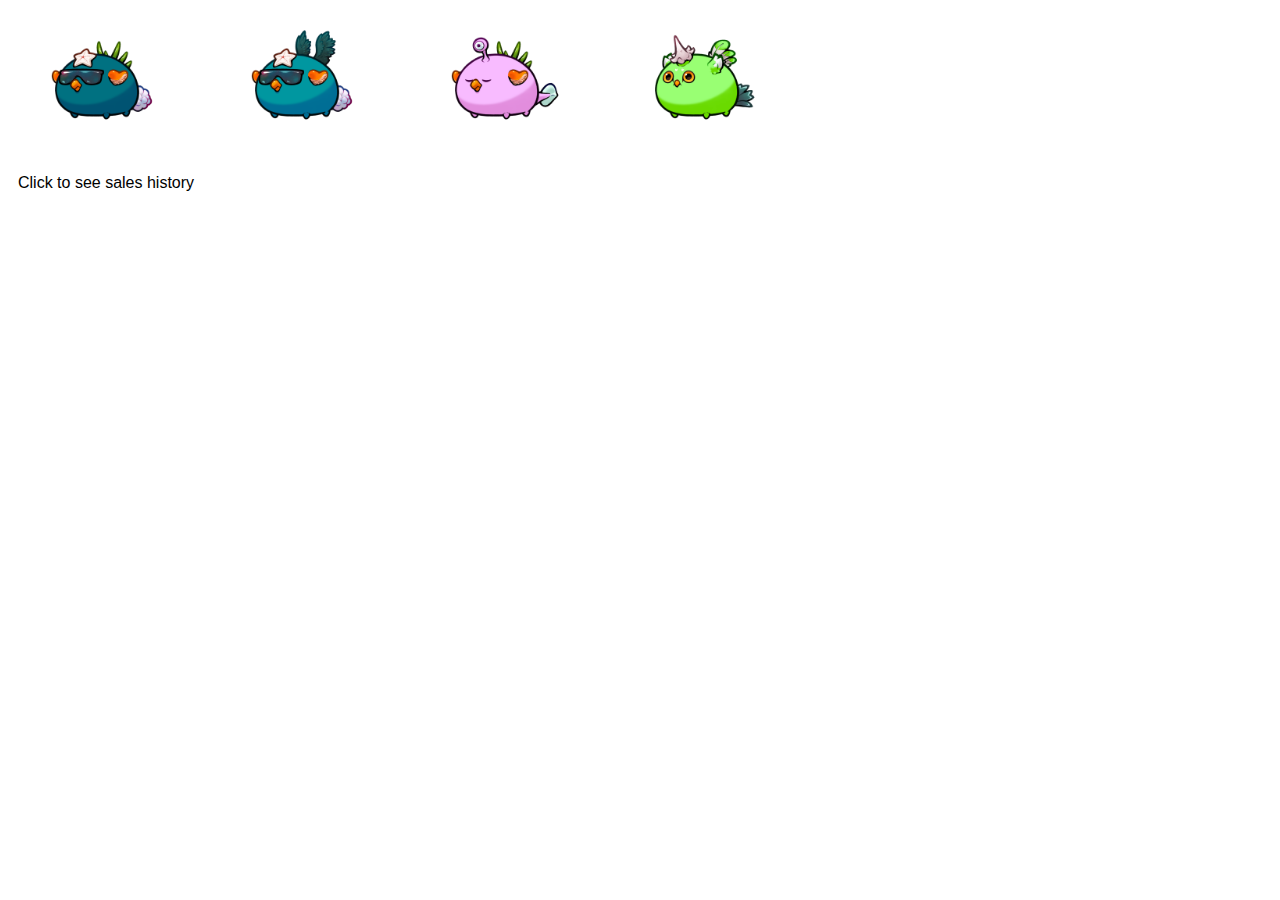
<file: index.html>
<html><head><title>V3 Price History</title><link rel='stylesheet' type='text/css' href='styles.css'></head><body>
<div style='display: flex;'>
<a href='doubletalk,neo,shoal star,inkling,garish worm,cottontail.html'><img src='data\doubletalk,neo,shoal star,inkling,garish worm,cottontail\1_axie_image.png' alt='doubletalk,neo,shoal star,inkling,garish worm,cottontail' class='thumbnail-button'></a>
<a href='doubletalk,neo,shoal star,inkling,raven,cottontail.html'><img src='data\doubletalk,neo,shoal star,inkling,raven,cottontail\1_axie_image.png' alt='doubletalk,neo,shoal star,inkling,raven,cottontail' class='thumbnail-button'></a>
<a href='doubletalk,papi,parasite,inkling,garish worm,tadpole.html'><img src='data\doubletalk,papi,parasite,inkling,garish worm,tadpole\1_axie_image.png' alt='doubletalk,papi,parasite,inkling,garish worm,tadpole' class='thumbnail-button'></a>
<a href='little owl,little owl,feather spear,owl,tri feather,feather fan.html'><img src='data\little owl,little owl,feather spear,owl,tri feather,feather fan\1_axie_image.png' alt='little owl,little owl,feather spear,owl,tri feather,feather fan' class='thumbnail-button'></a>
</div>
<p class="gallery-text">Click to see sales history</p></body></html>
</file>
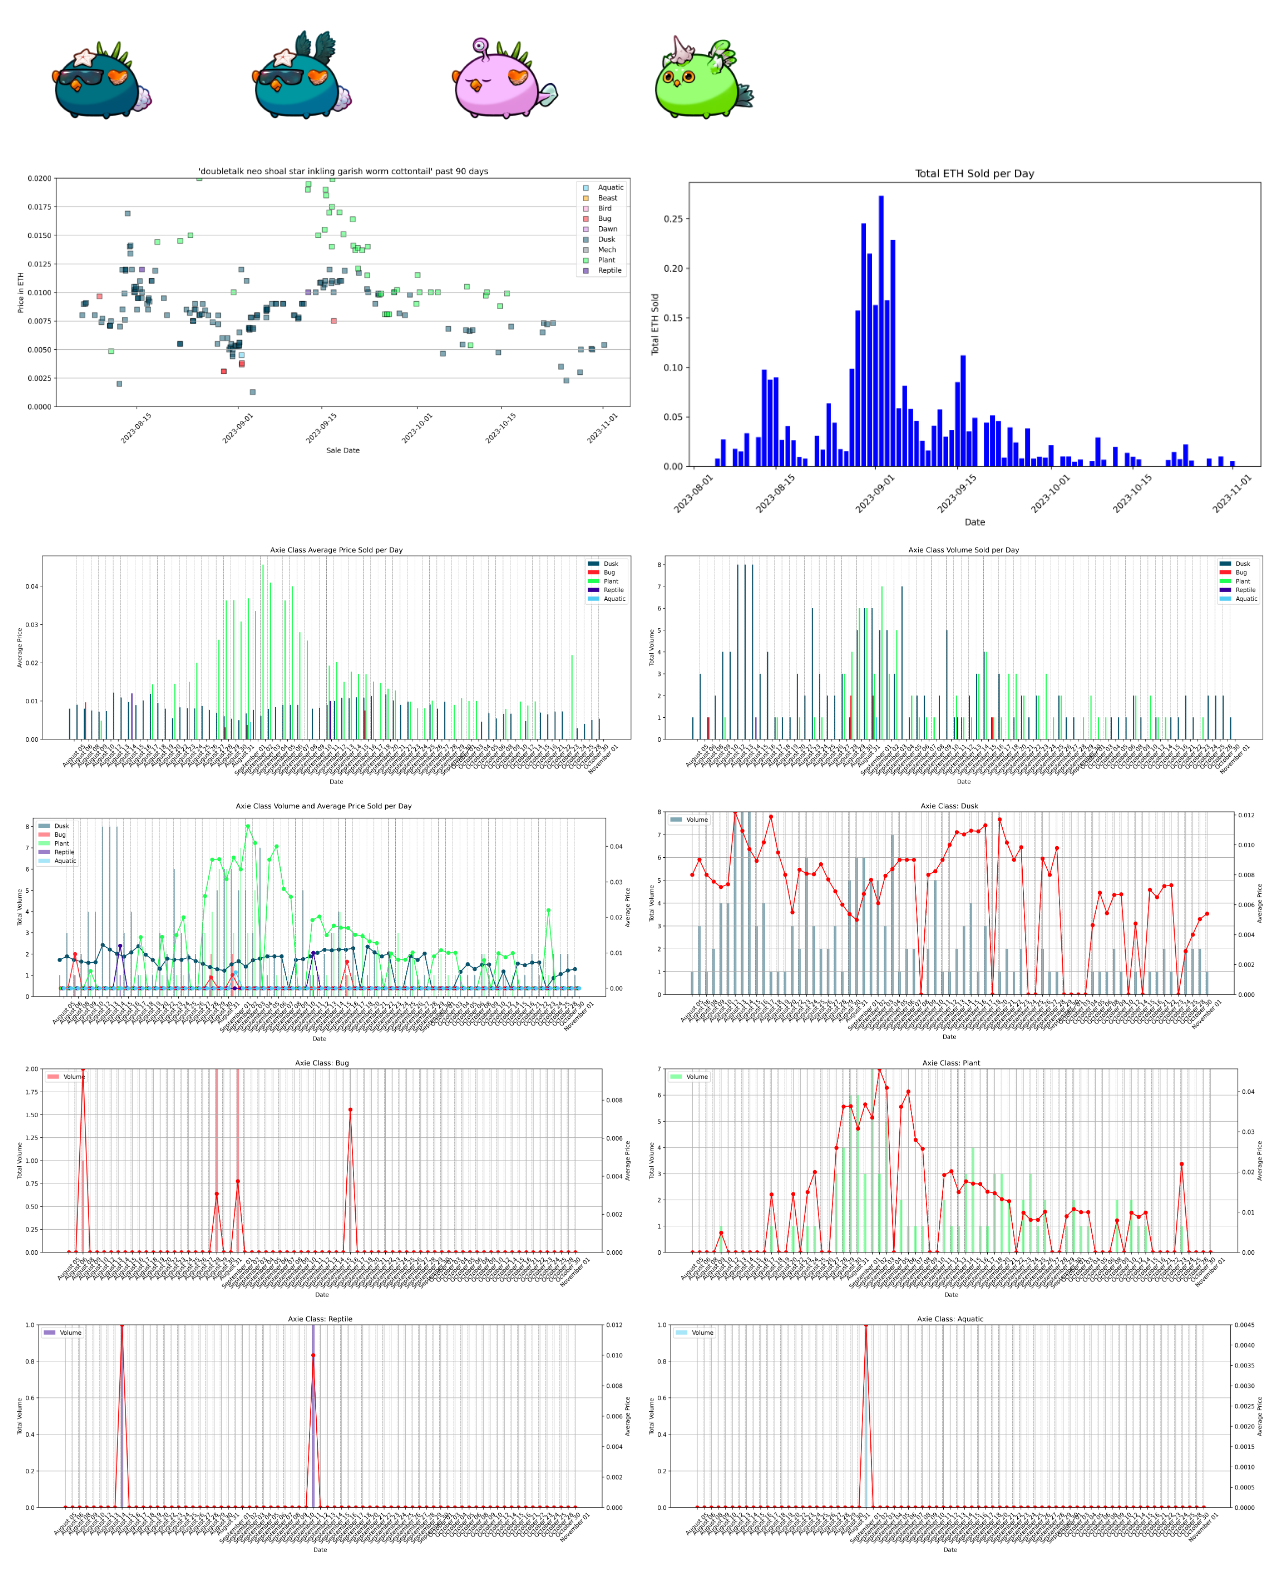
<file: doubletalk,neo,shoal star,inkling,garish worm,cottontail.html>
<html><head><title>V3 Price History</title><link rel='stylesheet' type='text/css' href='styles.css'></head><body>
<div style='display: flex;'>
<a href='doubletalk,neo,shoal star,inkling,garish worm,cottontail.html'><img src='data\doubletalk,neo,shoal star,inkling,garish worm,cottontail\1_axie_image.png' alt='doubletalk,neo,shoal star,inkling,garish worm,cottontail' class='thumbnail-button'></a>
<a href='doubletalk,neo,shoal star,inkling,raven,cottontail.html'><img src='data\doubletalk,neo,shoal star,inkling,raven,cottontail\1_axie_image.png' alt='doubletalk,neo,shoal star,inkling,raven,cottontail' class='thumbnail-button'></a>
<a href='doubletalk,papi,parasite,inkling,garish worm,tadpole.html'><img src='data\doubletalk,papi,parasite,inkling,garish worm,tadpole\1_axie_image.png' alt='doubletalk,papi,parasite,inkling,garish worm,tadpole' class='thumbnail-button'></a>
<a href='little owl,little owl,feather spear,owl,tri feather,feather fan.html'><img src='data\little owl,little owl,feather spear,owl,tri feather,feather fan\1_axie_image.png' alt='little owl,little owl,feather spear,owl,tri feather,feather fan' class='thumbnail-button'></a>
</div>
</body></html><html><head><title>Images</title></head><body>
<div style='display: flex; flex-wrap: wrap;'>
<div style='flex: 0 0 calc(50% - 10px); margin: 5px;'>
<img src='data\doubletalk,neo,shoal star,inkling,garish worm,cottontail\2_scatterPrice.png' alt='2_scatterPrice.png' style='max-width: 100%;'>
</div>
<div style='flex: 0 0 calc(50% - 10px); margin: 5px;'>
<img src='data\doubletalk,neo,shoal star,inkling,garish worm,cottontail\3_barOverallVolume.png' alt='3_barOverallVolume.png' style='max-width: 100%;'>
</div>
<div style='flex: 0 0 calc(50% - 10px); margin: 5px;'>
<img src='data\doubletalk,neo,shoal star,inkling,garish worm,cottontail\4_barClassPrice.png' alt='4_barClassPrice.png' style='max-width: 100%;'>
</div>
<div style='flex: 0 0 calc(50% - 10px); margin: 5px;'>
<img src='data\doubletalk,neo,shoal star,inkling,garish worm,cottontail\5_barClassVolume.png' alt='5_barClassVolume.png' style='max-width: 100%;'>
</div>
<div style='flex: 0 0 calc(50% - 10px); margin: 5px;'>
<img src='data\doubletalk,neo,shoal star,inkling,garish worm,cottontail\6_overlay.png' alt='6_overlay.png' style='max-width: 100%;'>
</div>
<div style='flex: 0 0 calc(50% - 10px); margin: 5px;'>
<img src='data\doubletalk,neo,shoal star,inkling,garish worm,cottontail\990_Dusk.png' alt='990_Dusk.png' style='max-width: 100%;'>
</div>
<div style='flex: 0 0 calc(50% - 10px); margin: 5px;'>
<img src='data\doubletalk,neo,shoal star,inkling,garish worm,cottontail\991_Bug.png' alt='991_Bug.png' style='max-width: 100%;'>
</div>
<div style='flex: 0 0 calc(50% - 10px); margin: 5px;'>
<img src='data\doubletalk,neo,shoal star,inkling,garish worm,cottontail\992_Plant.png' alt='992_Plant.png' style='max-width: 100%;'>
</div>
<div style='flex: 0 0 calc(50% - 10px); margin: 5px;'>
<img src='data\doubletalk,neo,shoal star,inkling,garish worm,cottontail\993_Reptile.png' alt='993_Reptile.png' style='max-width: 100%;'>
</div>
<div style='flex: 0 0 calc(50% - 10px); margin: 5px;'>
<img src='data\doubletalk,neo,shoal star,inkling,garish worm,cottontail\994_Aquatic.png' alt='994_Aquatic.png' style='max-width: 100%;'>
</div>
</div>
</body></html>
</file>
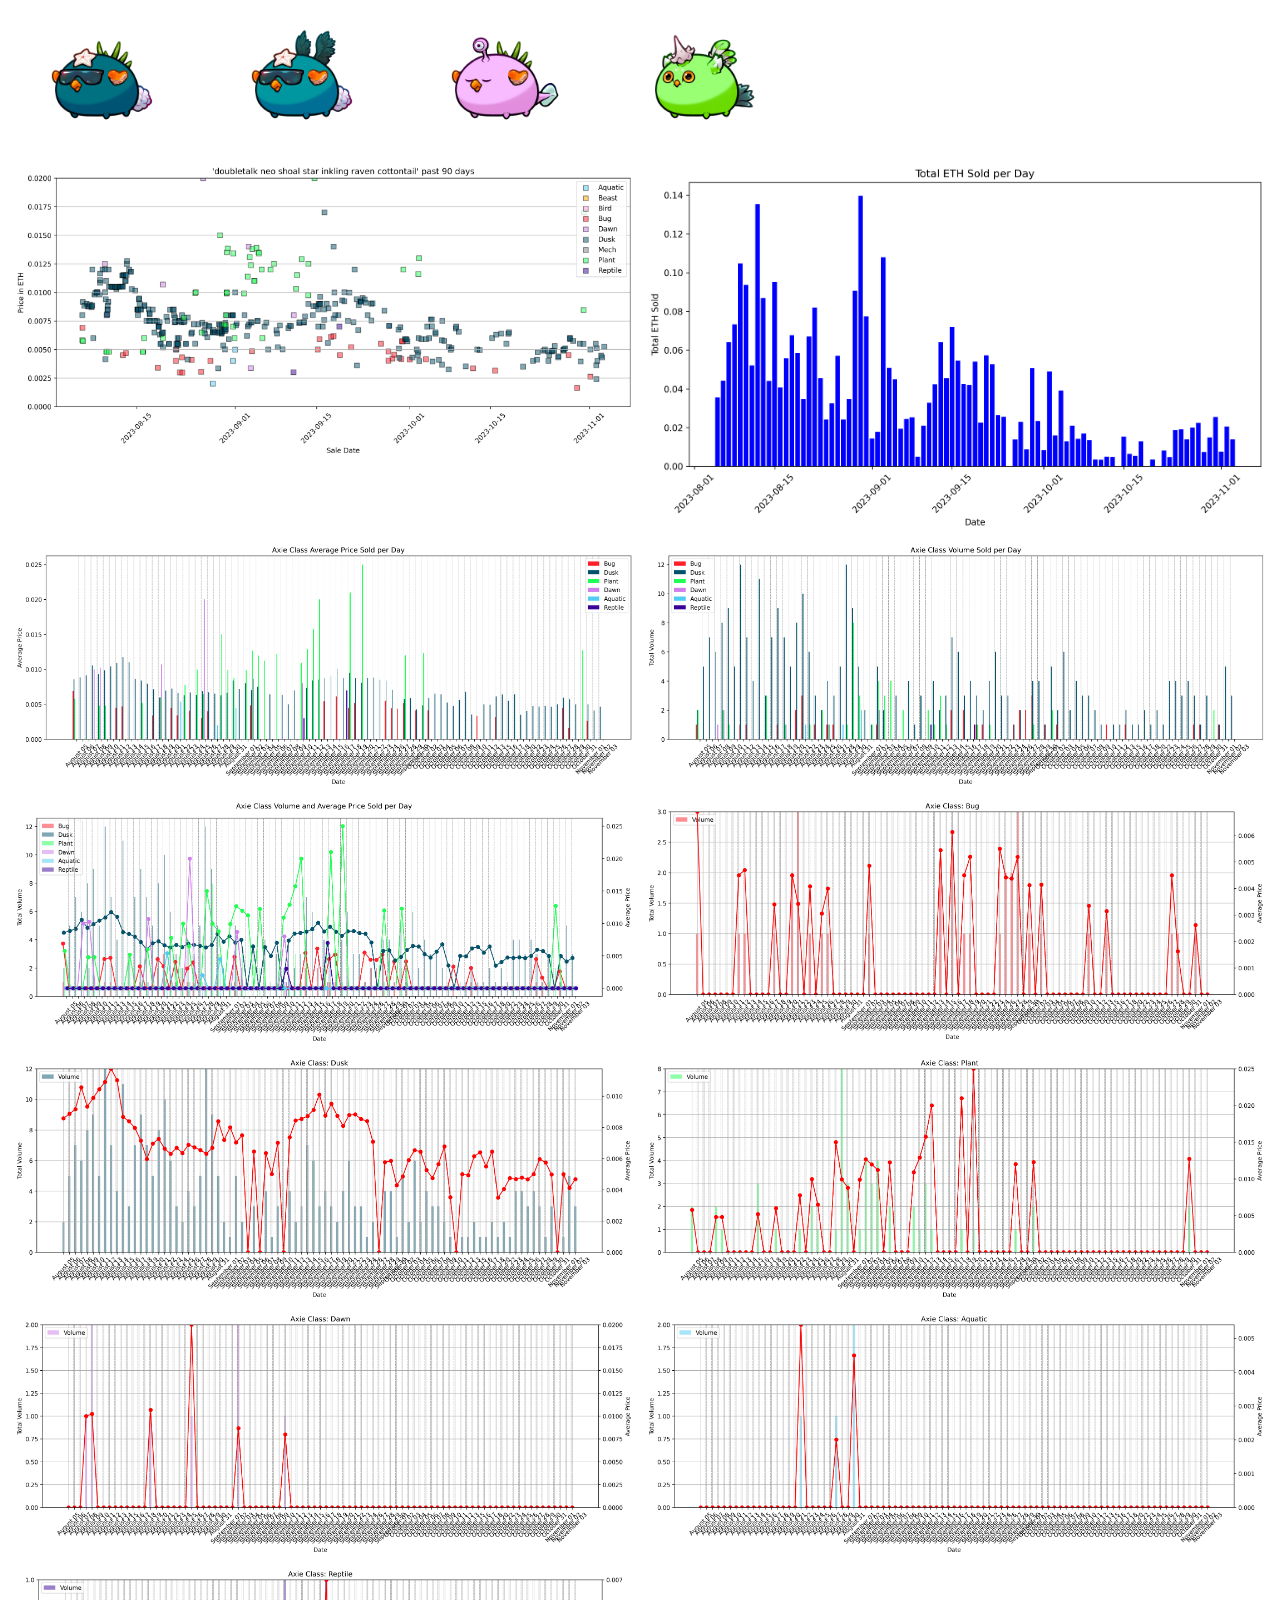
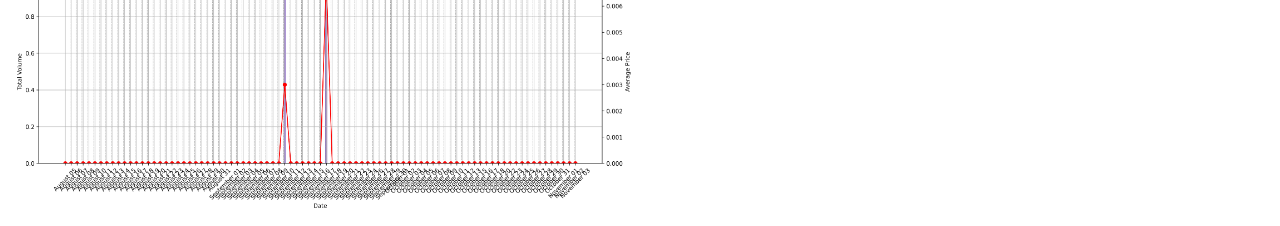
<file: doubletalk,neo,shoal star,inkling,raven,cottontail.html>
<html><head><title>V3 Price History</title><link rel='stylesheet' type='text/css' href='styles.css'></head><body>
<div style='display: flex;'>
<a href='doubletalk,neo,shoal star,inkling,garish worm,cottontail.html'><img src='data\doubletalk,neo,shoal star,inkling,garish worm,cottontail\1_axie_image.png' alt='doubletalk,neo,shoal star,inkling,garish worm,cottontail' class='thumbnail-button'></a>
<a href='doubletalk,neo,shoal star,inkling,raven,cottontail.html'><img src='data\doubletalk,neo,shoal star,inkling,raven,cottontail\1_axie_image.png' alt='doubletalk,neo,shoal star,inkling,raven,cottontail' class='thumbnail-button'></a>
<a href='doubletalk,papi,parasite,inkling,garish worm,tadpole.html'><img src='data\doubletalk,papi,parasite,inkling,garish worm,tadpole\1_axie_image.png' alt='doubletalk,papi,parasite,inkling,garish worm,tadpole' class='thumbnail-button'></a>
<a href='little owl,little owl,feather spear,owl,tri feather,feather fan.html'><img src='data\little owl,little owl,feather spear,owl,tri feather,feather fan\1_axie_image.png' alt='little owl,little owl,feather spear,owl,tri feather,feather fan' class='thumbnail-button'></a>
</div>
</body></html><html><head><title>Images</title></head><body>
<div style='display: flex; flex-wrap: wrap;'>
<div style='flex: 0 0 calc(50% - 10px); margin: 5px;'>
<img src='data\doubletalk,neo,shoal star,inkling,raven,cottontail\2_scatterPrice.png' alt='2_scatterPrice.png' style='max-width: 100%;'>
</div>
<div style='flex: 0 0 calc(50% - 10px); margin: 5px;'>
<img src='data\doubletalk,neo,shoal star,inkling,raven,cottontail\3_barOverallVolume.png' alt='3_barOverallVolume.png' style='max-width: 100%;'>
</div>
<div style='flex: 0 0 calc(50% - 10px); margin: 5px;'>
<img src='data\doubletalk,neo,shoal star,inkling,raven,cottontail\4_barClassPrice.png' alt='4_barClassPrice.png' style='max-width: 100%;'>
</div>
<div style='flex: 0 0 calc(50% - 10px); margin: 5px;'>
<img src='data\doubletalk,neo,shoal star,inkling,raven,cottontail\5_barClassVolume.png' alt='5_barClassVolume.png' style='max-width: 100%;'>
</div>
<div style='flex: 0 0 calc(50% - 10px); margin: 5px;'>
<img src='data\doubletalk,neo,shoal star,inkling,raven,cottontail\6_overlay.png' alt='6_overlay.png' style='max-width: 100%;'>
</div>
<div style='flex: 0 0 calc(50% - 10px); margin: 5px;'>
<img src='data\doubletalk,neo,shoal star,inkling,raven,cottontail\990_Bug.png' alt='990_Bug.png' style='max-width: 100%;'>
</div>
<div style='flex: 0 0 calc(50% - 10px); margin: 5px;'>
<img src='data\doubletalk,neo,shoal star,inkling,raven,cottontail\991_Dusk.png' alt='991_Dusk.png' style='max-width: 100%;'>
</div>
<div style='flex: 0 0 calc(50% - 10px); margin: 5px;'>
<img src='data\doubletalk,neo,shoal star,inkling,raven,cottontail\992_Plant.png' alt='992_Plant.png' style='max-width: 100%;'>
</div>
<div style='flex: 0 0 calc(50% - 10px); margin: 5px;'>
<img src='data\doubletalk,neo,shoal star,inkling,raven,cottontail\993_Dawn.png' alt='993_Dawn.png' style='max-width: 100%;'>
</div>
<div style='flex: 0 0 calc(50% - 10px); margin: 5px;'>
<img src='data\doubletalk,neo,shoal star,inkling,raven,cottontail\994_Aquatic.png' alt='994_Aquatic.png' style='max-width: 100%;'>
</div>
<div style='flex: 0 0 calc(50% - 10px); margin: 5px;'>
<img src='data\doubletalk,neo,shoal star,inkling,raven,cottontail\995_Reptile.png' alt='995_Reptile.png' style='max-width: 100%;'>
</div>
</div>
</body></html>
</file>
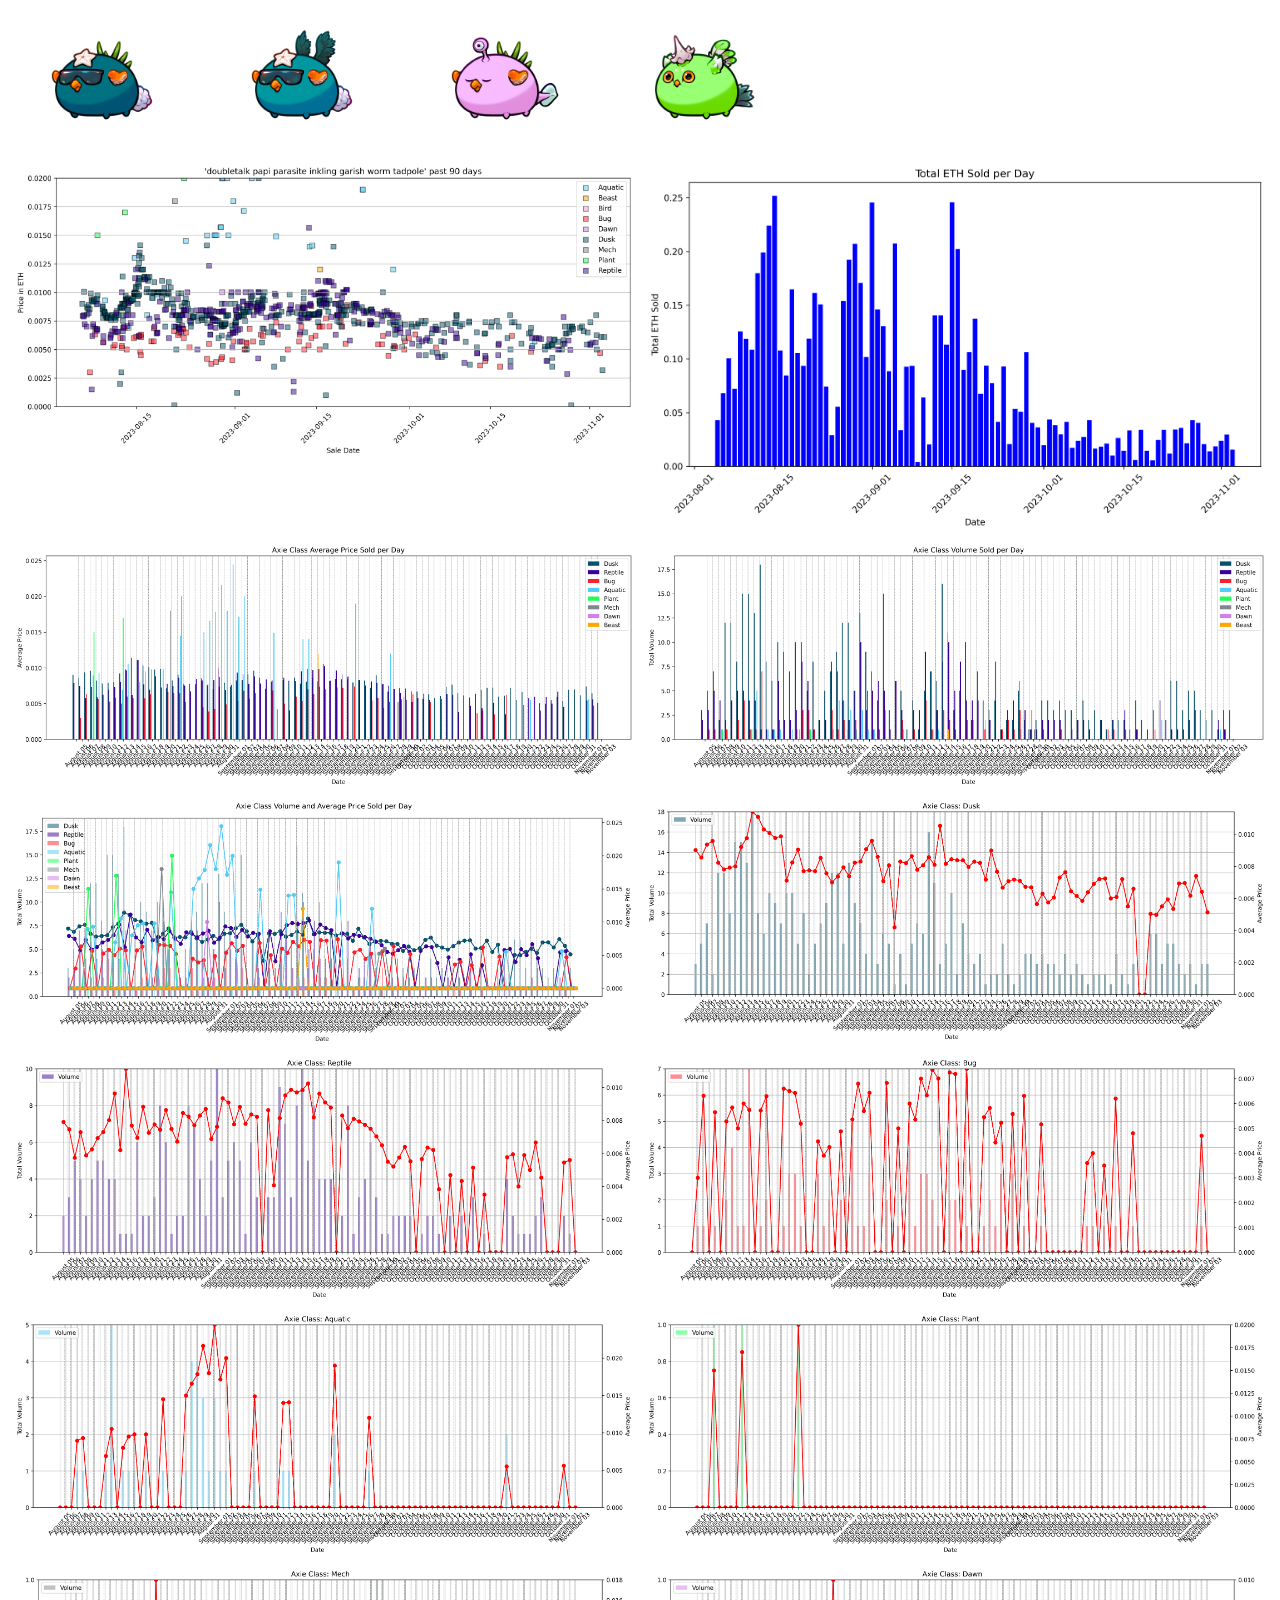
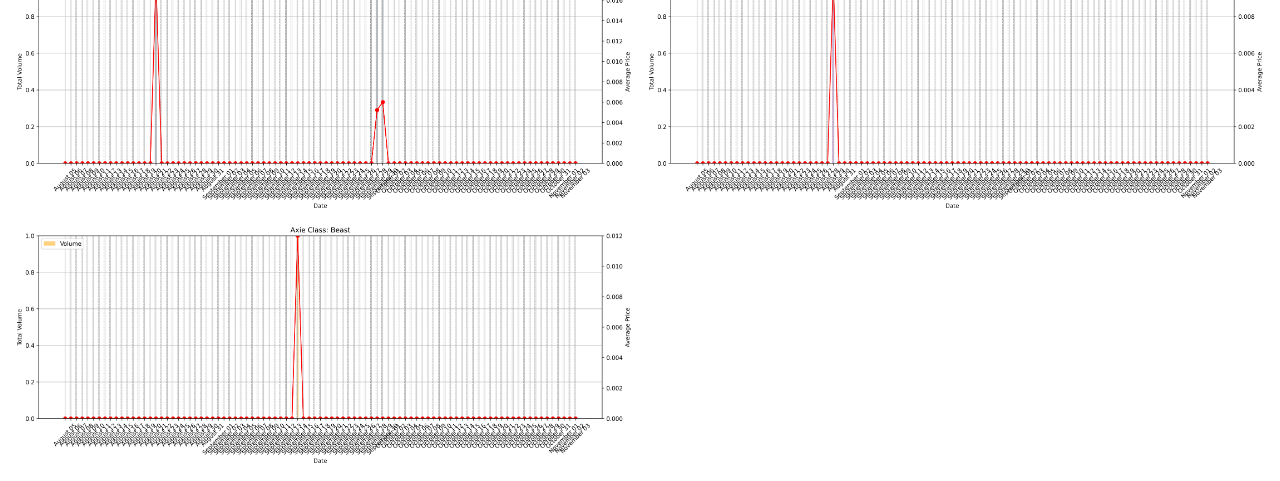
<file: doubletalk,papi,parasite,inkling,garish worm,tadpole.html>
<html><head><title>V3 Price History</title><link rel='stylesheet' type='text/css' href='styles.css'></head><body>
<div style='display: flex;'>
<a href='doubletalk,neo,shoal star,inkling,garish worm,cottontail.html'><img src='data\doubletalk,neo,shoal star,inkling,garish worm,cottontail\1_axie_image.png' alt='doubletalk,neo,shoal star,inkling,garish worm,cottontail' class='thumbnail-button'></a>
<a href='doubletalk,neo,shoal star,inkling,raven,cottontail.html'><img src='data\doubletalk,neo,shoal star,inkling,raven,cottontail\1_axie_image.png' alt='doubletalk,neo,shoal star,inkling,raven,cottontail' class='thumbnail-button'></a>
<a href='doubletalk,papi,parasite,inkling,garish worm,tadpole.html'><img src='data\doubletalk,papi,parasite,inkling,garish worm,tadpole\1_axie_image.png' alt='doubletalk,papi,parasite,inkling,garish worm,tadpole' class='thumbnail-button'></a>
<a href='little owl,little owl,feather spear,owl,tri feather,feather fan.html'><img src='data\little owl,little owl,feather spear,owl,tri feather,feather fan\1_axie_image.png' alt='little owl,little owl,feather spear,owl,tri feather,feather fan' class='thumbnail-button'></a>
</div>
</body></html><html><head><title>Images</title></head><body>
<div style='display: flex; flex-wrap: wrap;'>
<div style='flex: 0 0 calc(50% - 10px); margin: 5px;'>
<img src='data\doubletalk,papi,parasite,inkling,garish worm,tadpole\2_scatterPrice.png' alt='2_scatterPrice.png' style='max-width: 100%;'>
</div>
<div style='flex: 0 0 calc(50% - 10px); margin: 5px;'>
<img src='data\doubletalk,papi,parasite,inkling,garish worm,tadpole\3_barOverallVolume.png' alt='3_barOverallVolume.png' style='max-width: 100%;'>
</div>
<div style='flex: 0 0 calc(50% - 10px); margin: 5px;'>
<img src='data\doubletalk,papi,parasite,inkling,garish worm,tadpole\4_barClassPrice.png' alt='4_barClassPrice.png' style='max-width: 100%;'>
</div>
<div style='flex: 0 0 calc(50% - 10px); margin: 5px;'>
<img src='data\doubletalk,papi,parasite,inkling,garish worm,tadpole\5_barClassVolume.png' alt='5_barClassVolume.png' style='max-width: 100%;'>
</div>
<div style='flex: 0 0 calc(50% - 10px); margin: 5px;'>
<img src='data\doubletalk,papi,parasite,inkling,garish worm,tadpole\6_overlay.png' alt='6_overlay.png' style='max-width: 100%;'>
</div>
<div style='flex: 0 0 calc(50% - 10px); margin: 5px;'>
<img src='data\doubletalk,papi,parasite,inkling,garish worm,tadpole\990_Dusk.png' alt='990_Dusk.png' style='max-width: 100%;'>
</div>
<div style='flex: 0 0 calc(50% - 10px); margin: 5px;'>
<img src='data\doubletalk,papi,parasite,inkling,garish worm,tadpole\991_Reptile.png' alt='991_Reptile.png' style='max-width: 100%;'>
</div>
<div style='flex: 0 0 calc(50% - 10px); margin: 5px;'>
<img src='data\doubletalk,papi,parasite,inkling,garish worm,tadpole\992_Bug.png' alt='992_Bug.png' style='max-width: 100%;'>
</div>
<div style='flex: 0 0 calc(50% - 10px); margin: 5px;'>
<img src='data\doubletalk,papi,parasite,inkling,garish worm,tadpole\993_Aquatic.png' alt='993_Aquatic.png' style='max-width: 100%;'>
</div>
<div style='flex: 0 0 calc(50% - 10px); margin: 5px;'>
<img src='data\doubletalk,papi,parasite,inkling,garish worm,tadpole\994_Plant.png' alt='994_Plant.png' style='max-width: 100%;'>
</div>
<div style='flex: 0 0 calc(50% - 10px); margin: 5px;'>
<img src='data\doubletalk,papi,parasite,inkling,garish worm,tadpole\995_Mech.png' alt='995_Mech.png' style='max-width: 100%;'>
</div>
<div style='flex: 0 0 calc(50% - 10px); margin: 5px;'>
<img src='data\doubletalk,papi,parasite,inkling,garish worm,tadpole\996_Dawn.png' alt='996_Dawn.png' style='max-width: 100%;'>
</div>
<div style='flex: 0 0 calc(50% - 10px); margin: 5px;'>
<img src='data\doubletalk,papi,parasite,inkling,garish worm,tadpole\997_Beast.png' alt='997_Beast.png' style='max-width: 100%;'>
</div>
</div>
</body></html>
</file>
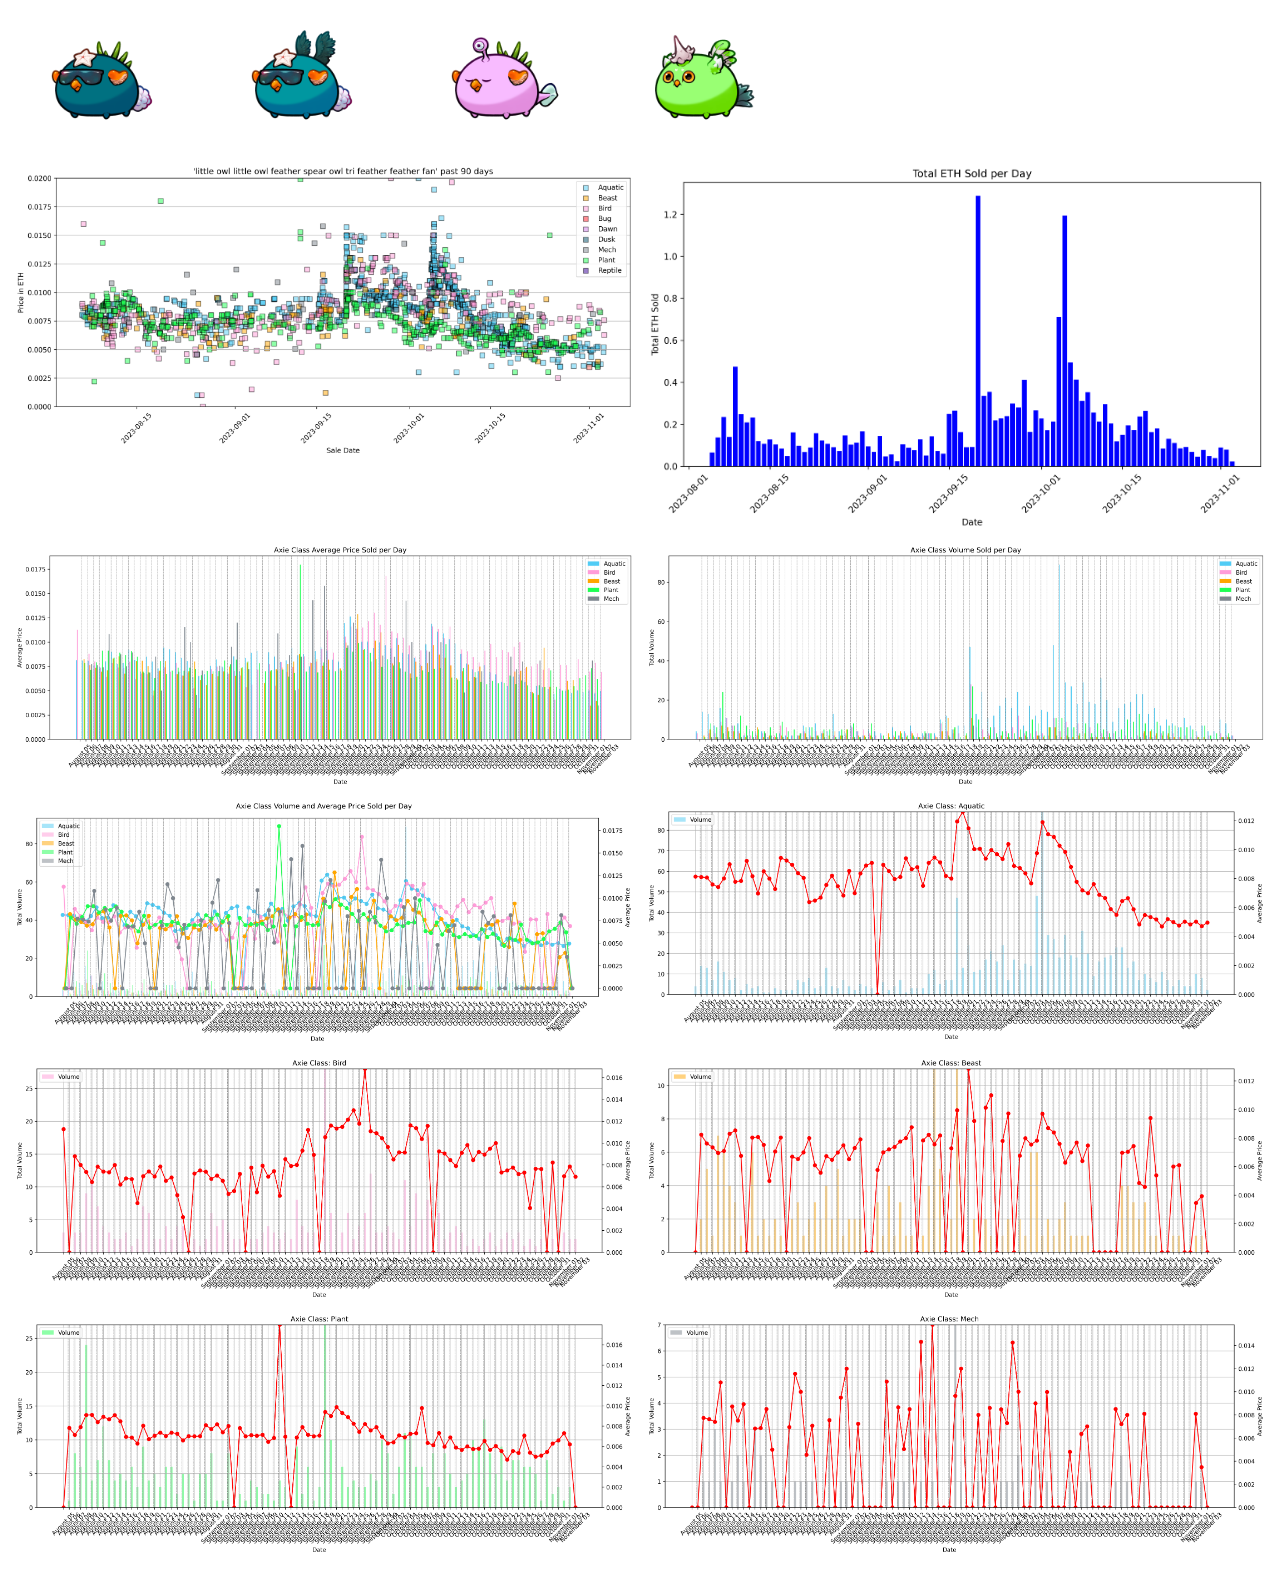
<file: little owl,little owl,feather spear,owl,tri feather,feather fan.html>
<html><head><title>V3 Price History</title><link rel='stylesheet' type='text/css' href='styles.css'></head><body>
<div style='display: flex;'>
<a href='doubletalk,neo,shoal star,inkling,garish worm,cottontail.html'><img src='data\doubletalk,neo,shoal star,inkling,garish worm,cottontail\1_axie_image.png' alt='doubletalk,neo,shoal star,inkling,garish worm,cottontail' class='thumbnail-button'></a>
<a href='doubletalk,neo,shoal star,inkling,raven,cottontail.html'><img src='data\doubletalk,neo,shoal star,inkling,raven,cottontail\1_axie_image.png' alt='doubletalk,neo,shoal star,inkling,raven,cottontail' class='thumbnail-button'></a>
<a href='doubletalk,papi,parasite,inkling,garish worm,tadpole.html'><img src='data\doubletalk,papi,parasite,inkling,garish worm,tadpole\1_axie_image.png' alt='doubletalk,papi,parasite,inkling,garish worm,tadpole' class='thumbnail-button'></a>
<a href='little owl,little owl,feather spear,owl,tri feather,feather fan.html'><img src='data\little owl,little owl,feather spear,owl,tri feather,feather fan\1_axie_image.png' alt='little owl,little owl,feather spear,owl,tri feather,feather fan' class='thumbnail-button'></a>
</div>
</body></html><html><head><title>Images</title></head><body>
<div style='display: flex; flex-wrap: wrap;'>
<div style='flex: 0 0 calc(50% - 10px); margin: 5px;'>
<img src='data\little owl,little owl,feather spear,owl,tri feather,feather fan\2_scatterPrice.png' alt='2_scatterPrice.png' style='max-width: 100%;'>
</div>
<div style='flex: 0 0 calc(50% - 10px); margin: 5px;'>
<img src='data\little owl,little owl,feather spear,owl,tri feather,feather fan\3_barOverallVolume.png' alt='3_barOverallVolume.png' style='max-width: 100%;'>
</div>
<div style='flex: 0 0 calc(50% - 10px); margin: 5px;'>
<img src='data\little owl,little owl,feather spear,owl,tri feather,feather fan\4_barClassPrice.png' alt='4_barClassPrice.png' style='max-width: 100%;'>
</div>
<div style='flex: 0 0 calc(50% - 10px); margin: 5px;'>
<img src='data\little owl,little owl,feather spear,owl,tri feather,feather fan\5_barClassVolume.png' alt='5_barClassVolume.png' style='max-width: 100%;'>
</div>
<div style='flex: 0 0 calc(50% - 10px); margin: 5px;'>
<img src='data\little owl,little owl,feather spear,owl,tri feather,feather fan\6_overlay.png' alt='6_overlay.png' style='max-width: 100%;'>
</div>
<div style='flex: 0 0 calc(50% - 10px); margin: 5px;'>
<img src='data\little owl,little owl,feather spear,owl,tri feather,feather fan\990_Aquatic.png' alt='990_Aquatic.png' style='max-width: 100%;'>
</div>
<div style='flex: 0 0 calc(50% - 10px); margin: 5px;'>
<img src='data\little owl,little owl,feather spear,owl,tri feather,feather fan\991_Bird.png' alt='991_Bird.png' style='max-width: 100%;'>
</div>
<div style='flex: 0 0 calc(50% - 10px); margin: 5px;'>
<img src='data\little owl,little owl,feather spear,owl,tri feather,feather fan\992_Beast.png' alt='992_Beast.png' style='max-width: 100%;'>
</div>
<div style='flex: 0 0 calc(50% - 10px); margin: 5px;'>
<img src='data\little owl,little owl,feather spear,owl,tri feather,feather fan\993_Plant.png' alt='993_Plant.png' style='max-width: 100%;'>
</div>
<div style='flex: 0 0 calc(50% - 10px); margin: 5px;'>
<img src='data\little owl,little owl,feather spear,owl,tri feather,feather fan\994_Mech.png' alt='994_Mech.png' style='max-width: 100%;'>
</div>
</div>
</body></html>
</file>
<file: styles.css>
/* styles.css */
.thumbnail-button {
    height: 150px; /* Adjust this to your preferred height */
    width: auto;
    transition: transform 0.2s, filter 0.2s, background-color 0.2s;
}

.thumbnail-button:hover {
    transform: scale(1.01); /* Increase the size on hover */
    filter: brightness(0.99); /* Darken the image on hover */
}

.thumbnail-button:active {
    transform: scale(0.9); /* Decrease the size when clicked */
    filter: brightness(1); /* Reset the brightness when clicked */
    background-color: #333; /* Set the background color to a dark color when clicked */
}

p.gallery-text {
    font-family: 'Arial', sans-serif;
    text-align: left;
    margin-left: 10px; /* Adjust the left margin as needed */
  }
</file>
